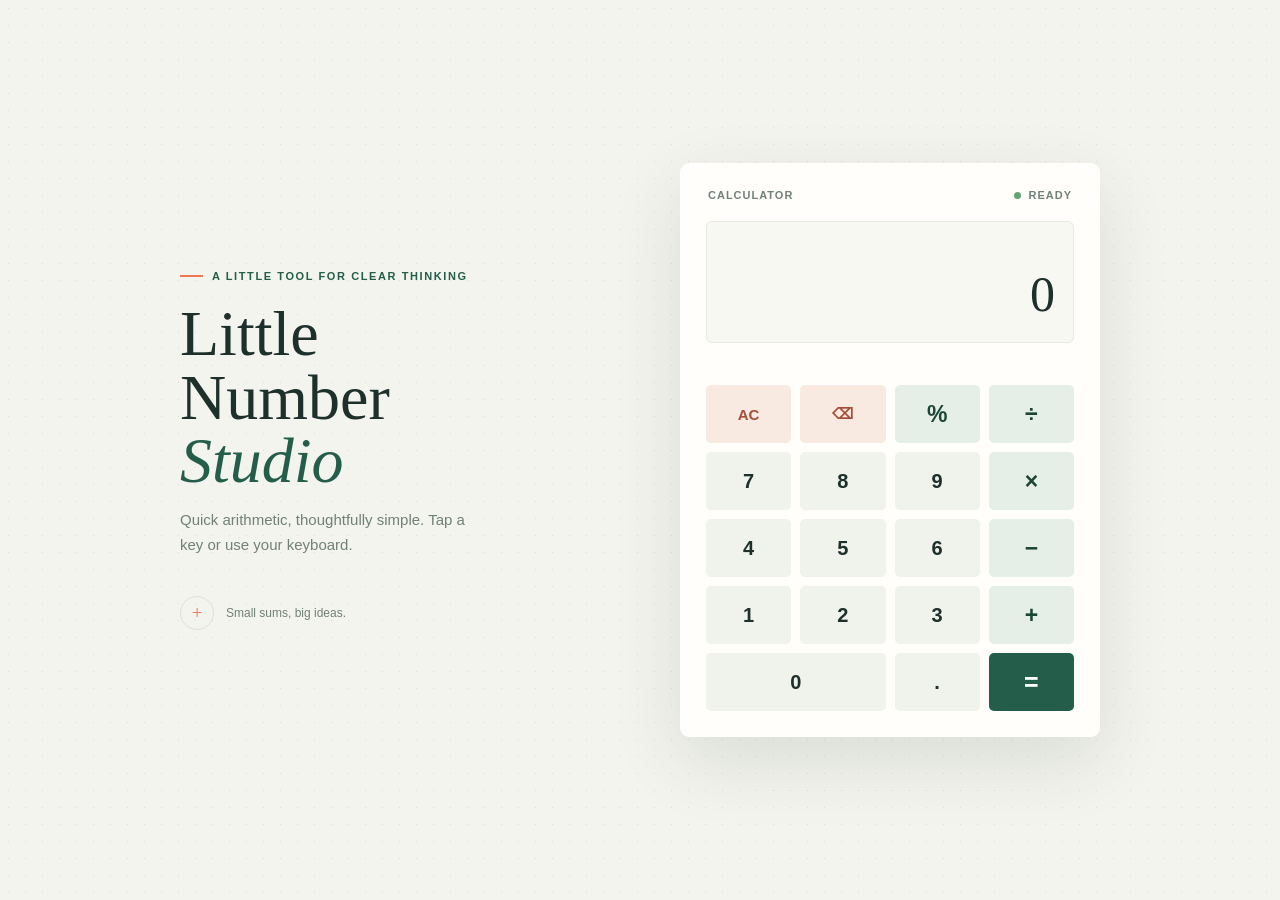
<file: static/index.html>
<!doctype html>
<html lang="en">
<head>
  <meta charset="utf-8">
  <meta name="viewport" content="width=device-width, initial-scale=1">
  <meta name="theme-color" content="#f3f4ed">
  <title>Little Number Studio</title>
  <style>
    :root {
      color-scheme: light;
      --ink: #1d302b;
      --muted: #718078;
      --paper: #f3f4ed;
      --panel: #fffefa;
      --line: #e5e9df;
      --green: #245e4b;
      --green-dark: #194637;
      --orange: #ed7851;
      --shadow: 0 24px 70px rgba(34, 57, 47, .12);
    }

    * { box-sizing: border-box; }

    body {
      min-height: 100vh;
      margin: 0;
      display: grid;
      place-items: center;
      padding: 32px 18px;
      color: var(--ink);
      background-color: var(--paper);
      background-image: radial-gradient(#d9dfd4 0.7px, transparent 0.7px);
      background-size: 17px 17px;
      font-family: "Trebuchet MS", "Segoe UI", sans-serif;
    }

    .layout {
      width: min(100%, 920px);
      display: grid;
      grid-template-columns: minmax(230px, 1fr) minmax(320px, 420px);
      align-items: center;
      gap: clamp(36px, 8vw, 96px);
    }

    .intro { padding: 12px 0; }

    .eyebrow {
      display: flex;
      align-items: center;
      gap: 9px;
      color: var(--green);
      font-size: 11px;
      font-weight: 800;
      letter-spacing: 1.6px;
      text-transform: uppercase;
    }

    .eyebrow::before {
      width: 23px;
      height: 2px;
      background: var(--orange);
      content: "";
    }

    h1 {
      max-width: 360px;
      margin: 20px 0 14px;
      font-family: Georgia, "Times New Roman", serif;
      font-size: 64px;
      font-weight: 400;
      line-height: .99;
    }

    h1 span { color: var(--green); font-style: italic; }

    .intro p {
      max-width: 310px;
      margin: 0;
      color: var(--muted);
      font-size: 15px;
      line-height: 1.7;
    }

    .notation {
      display: flex;
      align-items: center;
      gap: 12px;
      margin-top: 38px;
      color: var(--muted);
      font-size: 12px;
    }

    .notation-mark {
      display: grid;
      width: 34px;
      height: 34px;
      place-items: center;
      border: 1px solid #dce2d8;
      border-radius: 50%;
      color: var(--orange);
      font-family: Georgia, serif;
      font-size: 19px;
    }

    .calculator {
      overflow: hidden;
      padding: 25px;
      border: 1px solid rgba(255, 255, 255, .8);
      border-radius: 9px;
      background: var(--panel);
      box-shadow: var(--shadow);
    }

    .topline {
      display: flex;
      justify-content: space-between;
      align-items: center;
      margin: 0 2px 20px;
      color: var(--muted);
      font-size: 11px;
      font-weight: 700;
      letter-spacing: 1px;
      text-transform: uppercase;
    }

    .online { display: flex; align-items: center; gap: 7px; }
    .online::before {
      width: 7px;
      height: 7px;
      border-radius: 50%;
      background: #67a47a;
      content: "";
    }

    .display {
      min-height: 122px;
      display: flex;
      flex-direction: column;
      align-items: flex-end;
      justify-content: flex-end;
      overflow: hidden;
      padding: 17px 18px 20px;
      border: 1px solid var(--line);
      border-radius: 6px;
      background: #f7f8f2;
    }

    .expression {
      width: 100%;
      min-height: 18px;
      overflow: hidden;
      color: var(--muted);
      font-size: 13px;
      text-align: right;
      text-overflow: ellipsis;
      white-space: nowrap;
    }

    .value {
      width: 100%;
      overflow: hidden;
      margin-top: 5px;
      font-family: Georgia, "Times New Roman", serif;
      font-size: 50px;
      line-height: 1.1;
      text-align: right;
      text-overflow: ellipsis;
      white-space: nowrap;
    }

    .message {
      min-height: 19px;
      margin: 10px 2px 13px;
      color: #b54d37;
      font-size: 12px;
      text-align: right;
    }

    .keys {
      display: grid;
      grid-template-columns: repeat(4, minmax(0, 1fr));
      gap: 9px;
    }

    button {
      min-width: 0;
      height: 58px;
      border: 1px solid transparent;
      border-radius: 5px;
      background: #f0f2ec;
      color: var(--ink);
      cursor: pointer;
      font: 600 20px "Trebuchet MS", "Segoe UI", sans-serif;
      transition: background-color .14s ease, transform .14s ease;
    }

    button:hover { background: #e7ebe2; }
    button:active { transform: translateY(1px); }
    button:focus-visible { outline: 3px solid #ed7851; outline-offset: 2px; }
    button.utility { background: #f8e9e1; color: #a54f38; font-size: 15px; }
    button.operator { background: #e5eee7; color: var(--green-dark); font-size: 23px; }
    button.equals { background: var(--green); color: white; font-size: 25px; }
    button.equals:hover { background: var(--green-dark); }
    button.zero { grid-column: span 2; }

    @media (max-width: 650px) {
      body { padding: 22px 16px; }
      .layout { width: min(100%, 420px); grid-template-columns: 1fr; gap: 23px; }
      .intro { padding: 0 4px; }
      h1 { max-width: 300px; margin: 12px 0 8px; font-size: 42px; }
      .intro p { max-width: 360px; font-size: 14px; }
      .notation { display: none; }
      .calculator { padding: 20px; }
      button { height: 55px; }
      .value { font-size: 40px; }
    }

    @media (prefers-reduced-motion: reduce) {
      *, *::before, *::after { scroll-behavior: auto !important; transition-duration: .01ms !important; }
    }
  </style>
</head>
<body>
  <main class="layout">
    <section class="intro" aria-labelledby="page-title">
      <div class="eyebrow">A little tool for clear thinking</div>
      <h1 id="page-title">Little Number <span>Studio</span></h1>
      <p>Quick arithmetic, thoughtfully simple. Tap a key or use your keyboard.</p>
      <div class="notation"><span class="notation-mark" aria-hidden="true">+</span><span>Small sums, big ideas.</span></div>
    </section>

    <section class="calculator" aria-label="Calculator">
      <div class="topline"><span>Calculator</span><span class="online">Ready</span></div>
      <div class="display" aria-live="polite" aria-atomic="true">
        <div class="expression" id="expression"></div>
        <div class="value" id="value">0</div>
      </div>
      <div class="message" id="message" role="status"></div>
      <div class="keys" id="keys">
        <button class="utility" data-action="clear" aria-label="Clear">AC</button>
        <button class="utility" data-action="backspace" aria-label="Backspace">⌫</button>
        <button class="operator" data-operator="%" aria-label="Remainder">%</button>
        <button class="operator" data-operator="/" aria-label="Divide">÷</button>
        <button data-digit="7">7</button>
        <button data-digit="8">8</button>
        <button data-digit="9">9</button>
        <button class="operator" data-operator="*" aria-label="Multiply">×</button>
        <button data-digit="4">4</button>
        <button data-digit="5">5</button>
        <button data-digit="6">6</button>
        <button class="operator" data-operator="-" aria-label="Subtract">−</button>
        <button data-digit="1">1</button>
        <button data-digit="2">2</button>
        <button data-digit="3">3</button>
        <button class="operator" data-operator="+" aria-label="Add">+</button>
        <button class="zero" data-digit="0">0</button>
        <button data-action="decimal" aria-label="Decimal point">.</button>
        <button class="equals" data-action="equals" aria-label="Equals">=</button>
      </div>
    </section>
  </main>

  <script>
    const valueDisplay = document.querySelector("#value");
    const expressionDisplay = document.querySelector("#expression");
    const messageDisplay = document.querySelector("#message");
    let current = "0";
    let stored = null;
    let operator = null;
    let waitingForOperand = false;
    let showingResult = false;
    let pending = false;

    function render() {
      valueDisplay.textContent = current;
      expressionDisplay.textContent = stored === null ? "" : `${stored} ${operator}`;
    }

    function inputDigit(digit) {
      messageDisplay.textContent = "";
      if (waitingForOperand || showingResult) {
        current = digit;
        waitingForOperand = false;
        showingResult = false;
      } else if (current === "0") {
        current = digit;
      } else if (current.replace("-", "").replace(".", "").length < 14) {
        current += digit;
      }
      render();
    }

    function inputDecimal() {
      if (waitingForOperand || showingResult) {
        current = "0.";
        waitingForOperand = false;
        showingResult = false;
      } else if (!current.includes(".")) {
        current += ".";
      }
      messageDisplay.textContent = "";
      render();
    }

    async function chooseOperator(nextOperator) {
      if (pending) return;
      if (operator && stored !== null && !waitingForOperand) await calculate();
      stored = Number(current);
      operator = nextOperator;
      waitingForOperand = true;
      showingResult = false;
      render();
    }

    async function calculate() {
      if (stored === null || operator === null || waitingForOperand || pending) return;
      const left = stored;
      const right = Number(current);
      const activeOperator = operator;
      pending = true;
      messageDisplay.textContent = "";
      try {
        const response = await fetch("/api/calc", {
          method: "POST",
          headers: { "Content-Type": "application/json" },
          body: JSON.stringify({ left, operator: activeOperator, right })
        });
        const data = await response.json();
        if (!response.ok) throw new Error(data.detail || "Calculation failed.");
        current = String(Number(data.result.toPrecision(12)));
        expressionDisplay.textContent = `${left} ${activeOperator} ${right} =`;
        stored = null;
        operator = null;
        waitingForOperand = true;
        showingResult = true;
        valueDisplay.textContent = current;
      } catch (error) {
        messageDisplay.textContent = error.message;
      } finally {
        pending = false;
      }
    }

    function clear() {
      current = "0";
      stored = null;
      operator = null;
      waitingForOperand = false;
      showingResult = false;
      messageDisplay.textContent = "";
      render();
    }

    function backspace() {
      if (waitingForOperand || showingResult) return;
      current = current.length > 1 ? current.slice(0, -1) : "0";
      if (current === "-" || current === "") current = "0";
      render();
    }

    document.querySelector("#keys").addEventListener("click", (event) => {
      const button = event.target.closest("button");
      if (!button || pending) return;
      if (button.dataset.digit !== undefined) inputDigit(button.dataset.digit);
      else if (button.dataset.operator) chooseOperator(button.dataset.operator);
      else if (button.dataset.action === "decimal") inputDecimal();
      else if (button.dataset.action === "equals") calculate();
      else if (button.dataset.action === "clear") clear();
      else if (button.dataset.action === "backspace") backspace();
    });

    document.addEventListener("keydown", (event) => {
      if (pending) return;
      if (/^[0-9]$/.test(event.key)) inputDigit(event.key);
      else if (event.key === ".") inputDecimal();
      else if (["+", "-", "*", "/", "%"].includes(event.key)) chooseOperator(event.key);
      else if (event.key === "Enter" || event.key === "=") { event.preventDefault(); calculate(); }
      else if (event.key === "Backspace") backspace();
      else if (event.key === "Escape") clear();
    });
  </script>
</body>
</html>
</file>
